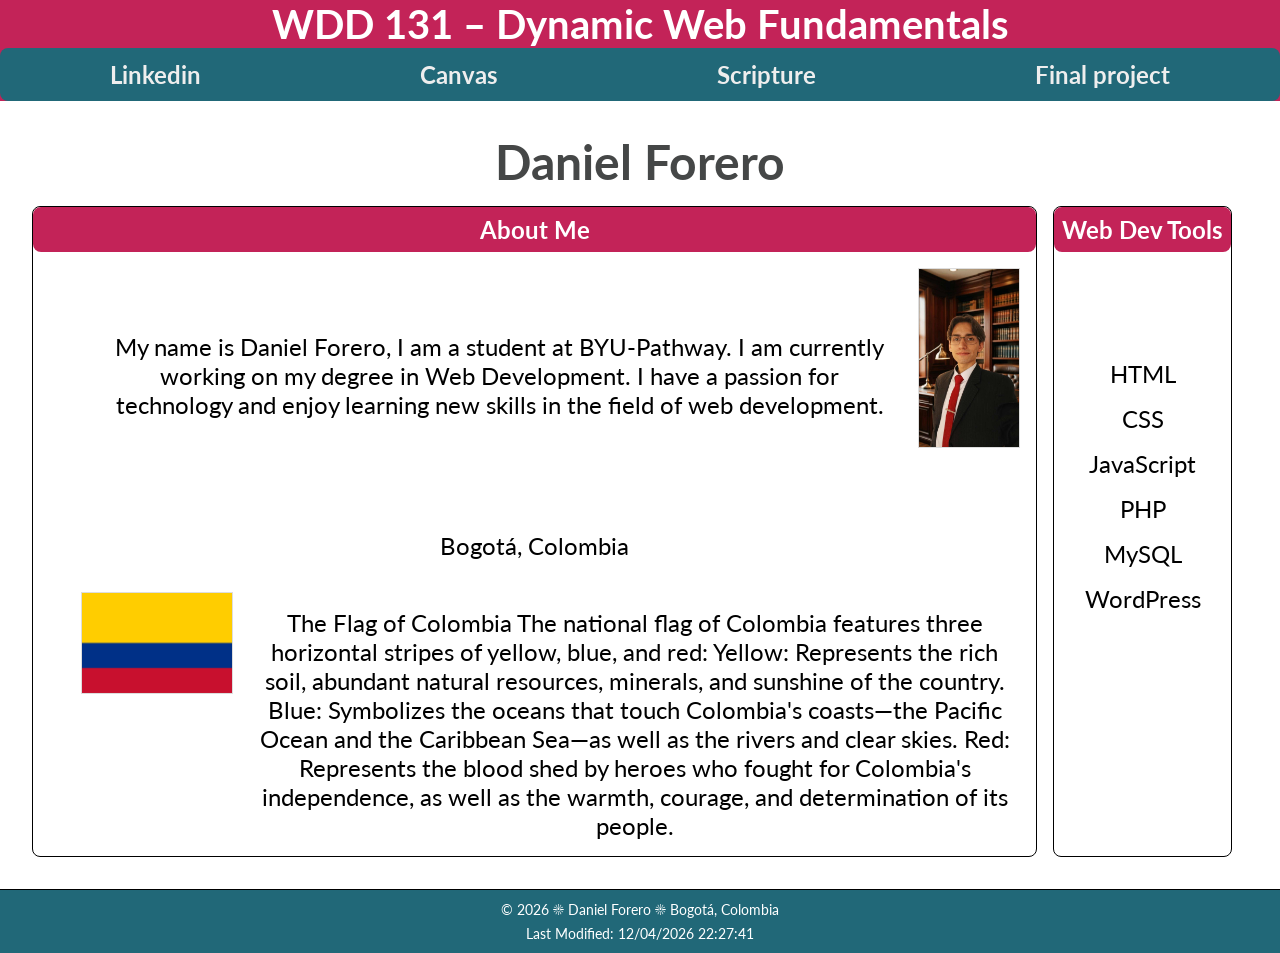
<file: index.html>
<!DOCTYPE html>
<html lang="en">
<head>
    <meta charset="UTF-8">
    <meta name="viewport" content="width=device-width, initial-scale=1.0">
    <meta name="description" content="WDD 131 – Dynamic Web Fundamentals, Daniel Forero,">
    <link rel="preconnect" href="https://fonts.googleapis.com">
    <link rel="preconnect" href="https://fonts.gstatic.com" crossorigin>
    <link href="https://fonts.googleapis.com/css2?family=Lato:ital,wght@0,100;0,300;0,400;0,700;0,900;1,100;1,300;1,400;1,700;1,900&display=swap" rel="stylesheet">
    <meta name="author" content="Daniel Forero">
    <link rel="stylesheet" href="styles/base.css">
    <script src="scripts/getdates.js" defer></script>
    <title>WDD 131 – Dynamic Web Fundamentals – Daniel Forero</title>
</head>

<body>
    <header>
        <span  id="course-title">WDD 131 – Dynamic Web Fundamentals</span>
        <nav >
            <ul class="navigation">
                <li><a href="https://www.linkedin.com/in/dmfg10">Linkedin</a></li>
                <li><a href="https://byupw.instructure.com/">Canvas</a></li>
                <li><a href="https://www.churchofjesuschrist.org/study/scriptures/bofm/2-ne/4?lang=spa&id=p26-p28#p26">Scripture</a></li>
                <li><a href="#">Final project</a></li>
            </ul>
        </nav>
        
    </header>
    <main>
        <h1>Daniel Forero</h1>
        <section class="card left">
            <h2>About Me</h2>
            <p class="description">My name is Daniel Forero, I am a student at BYU-Pathway. I am currently working on my degree in Web Development. I have a passion for technology and enjoy learning new skills in the field of web development.</p>
            <img class="profile-photo" src="images/personal_photo.jpg" alt="Daniel Forero" width="150" height="auto">
            <span>Bogotá, Colombia</span>
            <img class="flag" src="images/flag_of_colombia.png" alt="flag of Colombia">
            <p class="X">The Flag of Colombia
                The national flag of Colombia features three horizontal stripes of yellow, blue, and red:
                Yellow: Represents the rich soil, abundant natural resources, minerals, and sunshine of the country.  
                Blue: Symbolizes the oceans that touch Colombia's coasts—the Pacific Ocean and the Caribbean Sea—as well as the rivers and clear skies.
                Red: Represents the blood shed by heroes who fought for Colombia's independence, as well as the warmth, courage, and determination of its people.</p>
        </section>

        <section class="card right">
            <h2>Web Dev Tools</h2>
            <ul>
                <li>HTML</li>
                <li>CSS</li>
                <li>JavaScript</li>
                <li>PHP</li>
                <li>MySQL</li>
                <li>WordPress</li>
            </ul>
            
        </section>
    </main>

    <footer>
        <p>&copy; <span id="currentyear"></span> ☀️ Daniel Forero ☀️ Bogotá, Colombia </p>
        <p id="lastModified"> Last Modified: <span id="modifiedDate"></span></p>
    </footer>   
</body>
</html>
</file>
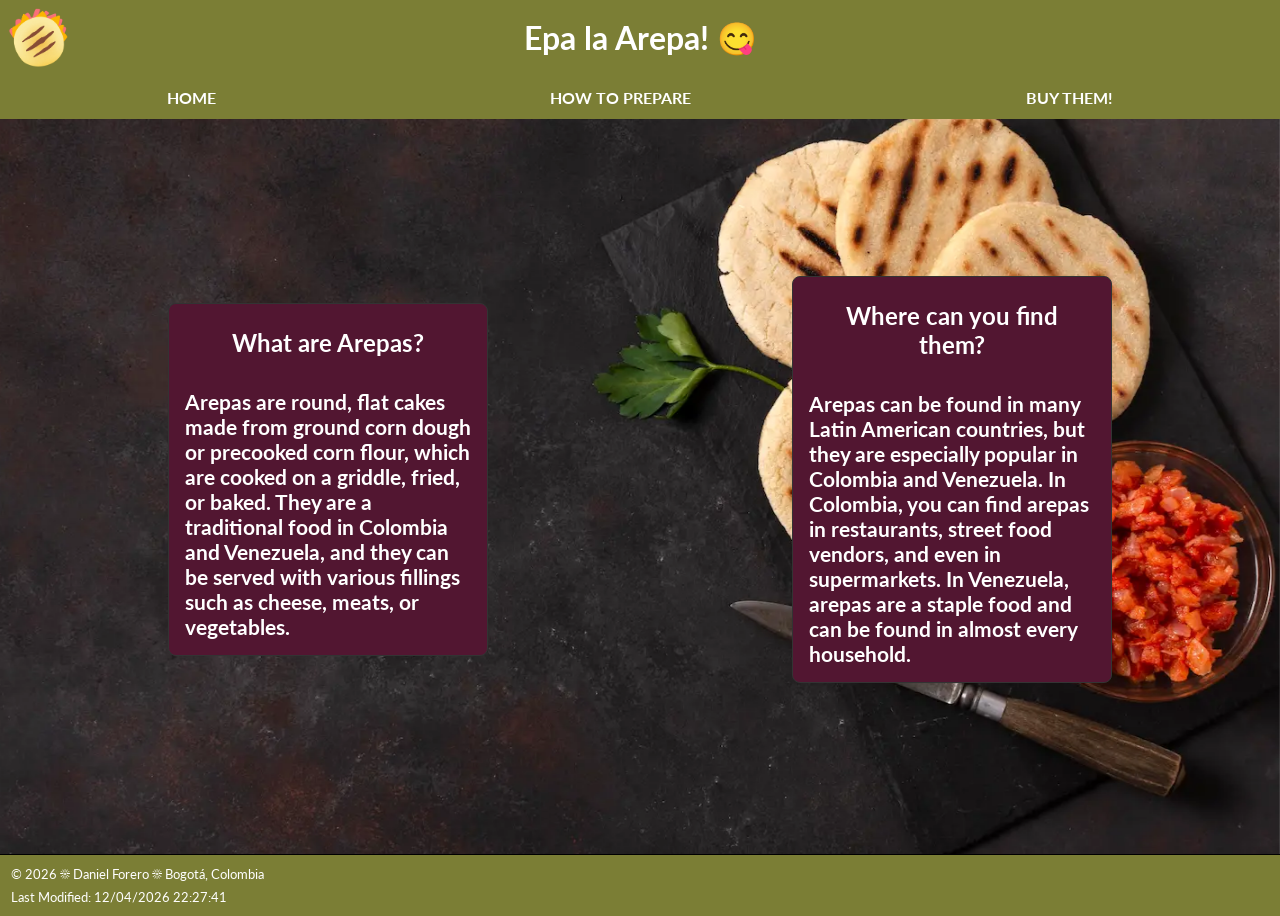
<file: project/index.html>
<!DOCTYPE html>
<html lang="en">
<head>
    <meta charset="UTF-8">
    <meta name="viewport" content="width=device-width, initial-scale=1.0">
    <meta name="description" content="A site plan for Arepas!">
    <meta name="author" content="Daniel Forero">

    <link rel="stylesheet" href="styles/principal.css">   
    <link rel="preconnect" href="https://fonts.googleapis.com">
    <link rel="preconnect" href="https://fonts.gstatic.com" crossorigin>
    <link href="https://fonts.googleapis.com/css2?family=Lato:ital,wght@0,100;0,300;0,400;0,700;0,900;1,100;1,300;1,400;1,700;1,900&display=swap" rel="stylesheet"> 
   
   
    <script src="scripts/menu.js" defer></script>
    
    <title>Epa la Arepa!</title>         <!-- This name represents a restaruant of colombian food, specificly about "Arepas" -->

</head>
<body>
     <img class="background-image" src="images/top-view-arepas.webp" alt="Arepas on a griddle"
        
    >
    <header>
        <div class="logo">
            <img src="images/arepa-logo.webp" alt="An image of a minimalist arepa">
        </div>
        <h1>Epa la Arepa! 😋</h1> 
        
        <nav>
            <button 
                type="button"
                id="menu-button"
                aria-label="Open navigation menu"
                aria-expanded="false">
                ☰
            </button>
                <ul class="navigation">
                    <li><a href="index.html">HOME</a></li>
                    <li><a href="preparation.html">HOW TO PREPARE</a></li>
                    <li><a href="order.html">BUY THEM!</a></li>
                </ul>
        </nav>
    </header>

    <main> 
    
        <section class="card info">
            <h2>What are Arepas?</h2>
            <p>Arepas are round, flat cakes made from ground corn dough or precooked corn flour, which are cooked on a griddle, fried, or baked. They are a traditional food in Colombia and Venezuela, and they can be served with various fillings such as cheese, meats, or vegetables.</p>
        </section>

        <section class="card data">
            <h2>Where can you find them?</h2>
            <p>Arepas can be found in many Latin American countries, but they are especially popular in Colombia and Venezuela. In Colombia, you can find arepas in restaurants, street food vendors, and even in supermarkets. In Venezuela, arepas are a staple food and can be found in almost every household.</p>
        </section>
    </main>


    <footer>
        <p>&copy; <span id="currentyear"></span> ☀️ Daniel Forero ☀️ Bogotá, Colombia </p>
        <p id="lastModified"> Last Modified: <span id="modifiedDate"></span></p> 
    </footer>       
    
</body>
</html>
</file>
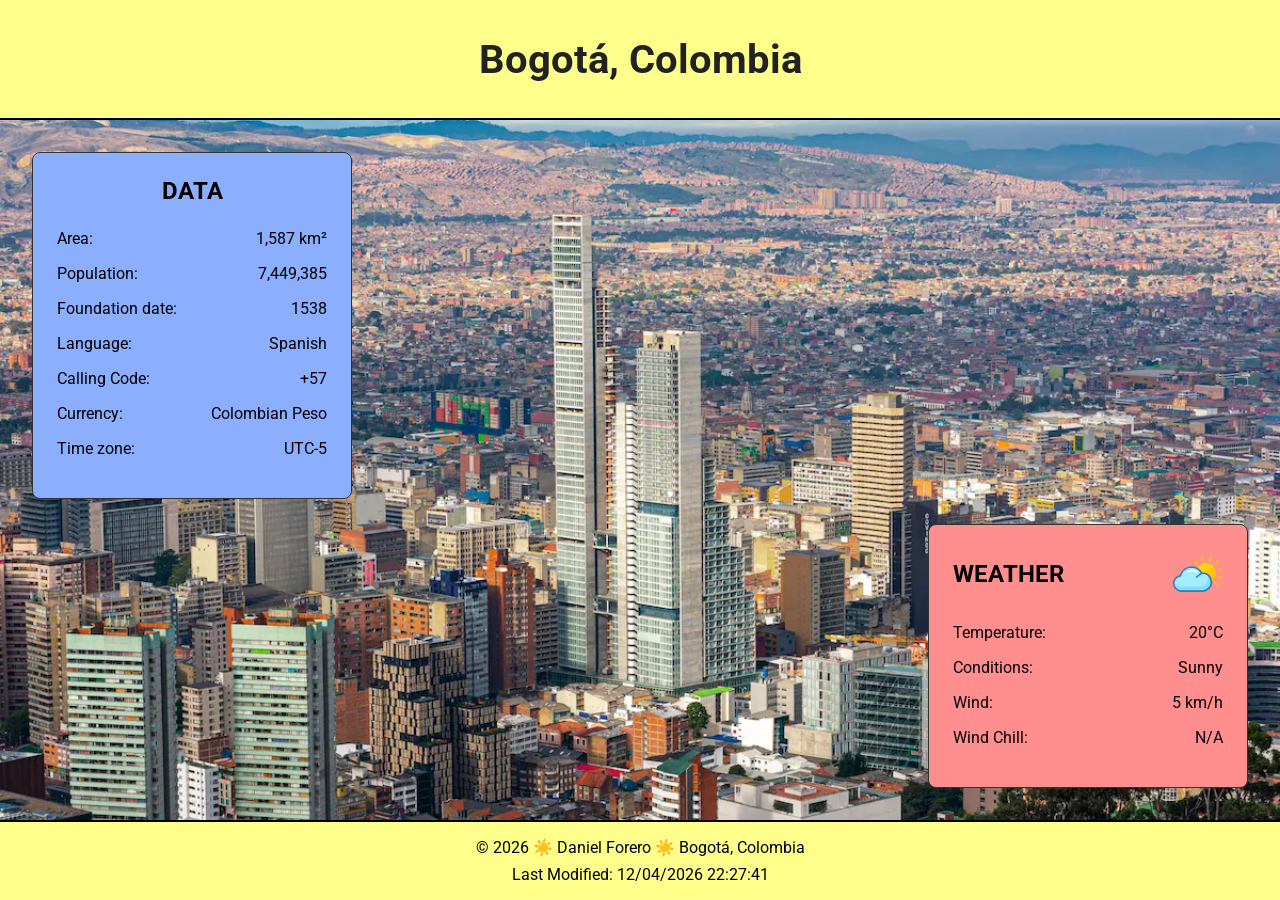
<file: place.html>
<!DOCTYPE html>
<html lang="en">
<head>
    <meta charset="UTF-8">
    <meta name="viewport" content="width=device-width, initial-scale=1.0">
    <meta name="author" content="Daniel Forero">
    <meta name="description" content="This is a page for the city where I live, Bogotá, Colombia.">
   
    <script src="scripts/place.js" defer></script>
   
    <link rel="stylesheet" href="styles/place.css">
    <link rel="preconnect" href="https://fonts.googleapis.com">
    <link rel="preconnect" href="https://fonts.gstatic.com" crossorigin>
    <link href="https://fonts.googleapis.com/css2?family=Lato:ital,wght@0,100;0,300;0,400;0,700;0,900;1,100;1,300&family=Roboto:ital,wght@0,100..900;1,100..900&display=swap" rel="stylesheet">

    <title>Bogotá</title>
</head>
<body>
    <header>
        <h1>Bogotá, Colombia</h1>
    </header>
  
<main>
    <img
        src="images/bogota-800.webp"
        srcset="
            images/bogota-400.webp 400w,
            images/bogota-800.webp 800w,
            images/bogota-1200.webp 1200w
        "
        sizes="100vw"
        alt="Panorámica de Bogotá"
        class="city-image"
    >

    <section class="card data">
        <h2>DATA</h2>
        <ul>
            <li>
                <span class="label">Area:</span>
                <span class="value">1,587 km²</span>
            </li>
            <li>
                <span class="label">Population:</span>
                <span class="value">7,449,385</span>
            </li>
            <li>
                <span class="label">Foundation date:</span>
                <span class="value">1538</span>
            </li>
            <li>
                <span class="label">Language:</span>
                <span class="value">Spanish</span>
            </li>
            <li>
                <span class="label">Calling Code:</span>
                <span class="value">+57</span>
            </li>
            <li>
                <span class="label">Currency:</span>
                <span class="value">Colombian Peso</span>
            </li>
            <li>
                <span class="label">Time zone:</span>
                <span class="value">UTC-5</span>
            </li>
        </ul>
    </section>

    <section class="card weather">
        <div class="weather-heading">
            <h2>WEATHER</h2>
            <img
                src="images/weather-icon.svg"
                alt="Weather icon"
                class="weather-icon"
            >
        </div>

        <ul>
            <li>
                <span class="label">Temperature:</span>
                <span id="temperature">20°C</span>
            </li>
            <li>
                <span class="label">Conditions:</span>
                <span class="value">Sunny</span>
            </li>
            <li>
                <span class="label">Wind:</span>
                <span id="windSpeed">5 km/h</span>
            </li>
            <li>
                <span class="label">Wind Chill:</span>
                <span id="windChill">N/A</span>
            </li>
        </ul>
    </section>
</main>


    <footer>

        <p>&copy; <span id="currentyear"></span> ☀️ Daniel Forero ☀️ Bogotá, Colombia </p>
        <p id="lastModified"> Last Modified: <span id="modifiedDate"></span></p>
    
    </footer>
</body>
</html>
</file>
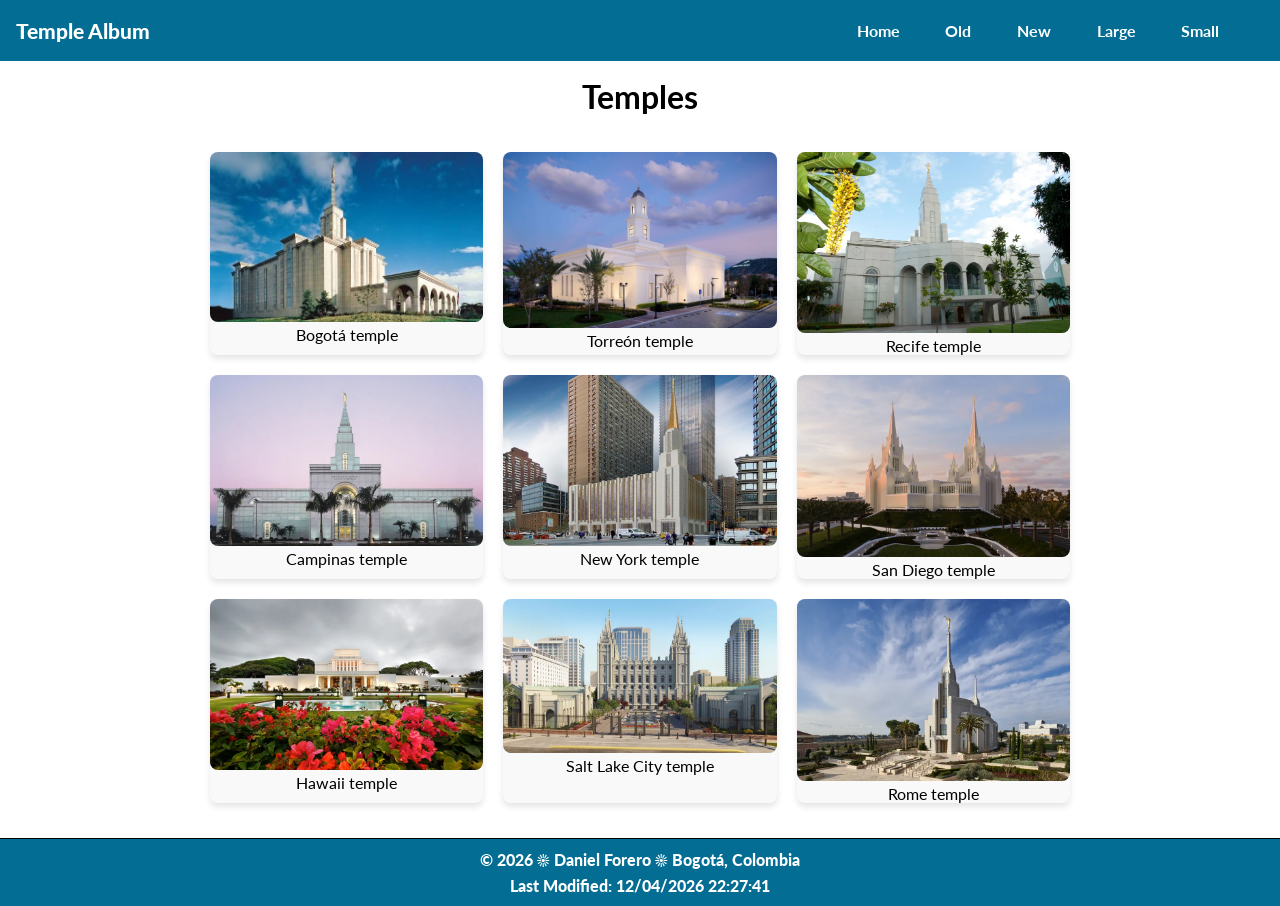
<file: temples.html>
<!DOCTYPE html>
<html lang="en">
<head>
    <meta charset="UTF-8">
    <meta name="description" content="A collection of images of various temples around the world, created by Daniel Forero.">
    <meta name="author" content="Daniel Forero">
    <meta name="viewport" content="width=device-width, initial-scale=1.0">
    <link rel="stylesheet" href="styles/temples.css">
    <link rel="stylesheet" href="styles/temples-large.css">
     <link rel="preconnect" href="https://fonts.googleapis.com">
    <link rel="preconnect" href="https://fonts.gstatic.com" crossorigin>
    <link href="https://fonts.googleapis.com/css2?family=Lato:ital,wght@0,100;0,300;0,400;0,700;0,900;1,100;1,300;1,400;1,700;1,900&display=swap" rel="stylesheet">

    <script src="scripts/temples.js" defer></script>
    <title>Temple Album</title>
</head>
<body>
   <header>
        <p>Temple Album</p>
        <nav class="navigation">
            <button 
                type="button"
                id="menu-button"
                aria-label="Open navigation menu"
                aria-expanded="false">
                ☰
            </button>
            <ul id="nav-menu">
                <li><a href="#">Home</a></li>
                <li><a href="#">Old</a></li>
                <li><a href="#">New</a></li>
                <li><a href="#">Large</a></li>
                <li><a href="#">Small</a></li>
            </ul>
        </nav>
    </header>

    <main>
        <h1>Temples</h1>

        <div class="temples-container">
        <figure>
            <img src="images/bogota-temple.jpeg" alt="Bogotá Temple">
            <figcaption>Bogotá temple</figcaption>
        </figure>

        <figure>
            <img src="images/torreon-temple.jpeg" alt="Torreón Temple">
            <figcaption>Torreón temple</figcaption> 
        </figure>

        <figure>
            <img src="images/recife-temple.jpeg" alt="Recife Temple">
            <figcaption>Recife temple</figcaption> 
        </figure>

        <figure>
            <img src="images/campinas-temple.jpeg" alt="Campinas Temple">
            <figcaption>Campinas temple</figcaption> 
        </figure>

        <figure>
            <img src="images/new-york-temple.jpg" alt="New York Temple">
            <figcaption>New York temple</figcaption> 
        </figure>

        <figure>
            <img src="images/san-diego-temple.jpeg" alt="San Diego Temple">
            <figcaption>San Diego temple</figcaption> 
        </figure>

        <figure>
            <img src="images/hawaii-temple.jpeg" alt="Hawaii Temple">
            <figcaption>Hawaii temple</figcaption> 
        </figure>

        <figure>
            <img src="images/salt-lake-temple.jpeg" alt="Salt Lake City Temple">
            <figcaption>Salt Lake City temple</figcaption> 
        </figure>

        <figure>
            <img src="images/rome-temple.jpeg" alt="Rome Temple">
            <figcaption>Rome temple</figcaption> 
        </figure>
        </div>

        
    </main>

    <footer>

            <p>&copy; <span id="currentyear"></span> ☀️ Daniel Forero ☀️ Bogotá, Colombia </p>
            <p id="lastModified"> Last Modified: <span id="modifiedDate"></span></p>
        
    </footer>


    
</body>
</html>
</file>
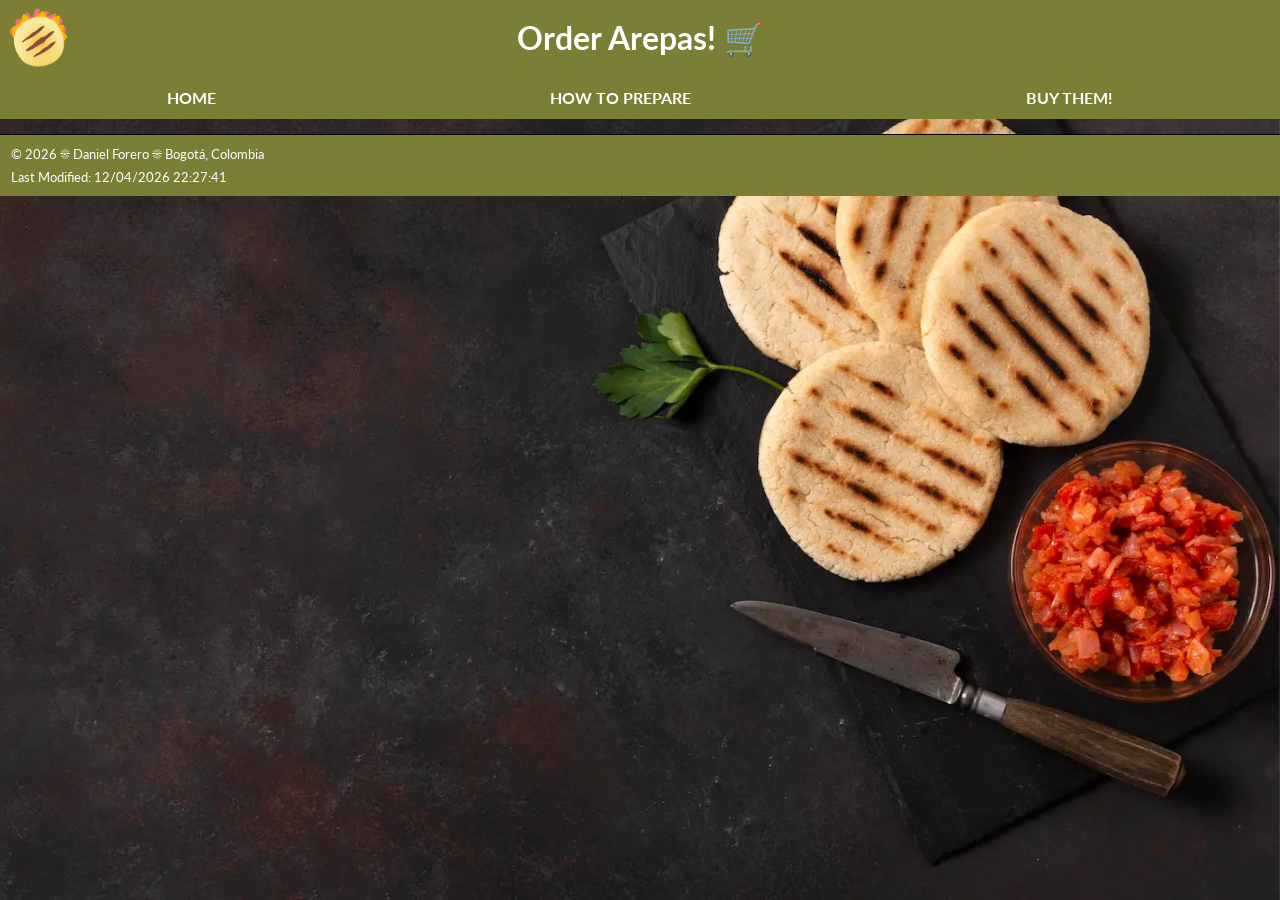
<file: project/order.html>
<!DOCTYPE html>
<html lang="en">
<head>
    <meta charset="UTF-8">
    <meta name="viewport" content="width=device-width, initial-scale=1.0">
    <meta name="description" content="A site plan for Arepas!">
    <meta name="author" content="Daniel Forero">

    <link rel="stylesheet" href="styles/principal.css">   
    <link rel="preconnect" href="https://fonts.googleapis.com">
    <link rel="preconnect" href="https://fonts.gstatic.com" crossorigin>
    <link href="https://fonts.googleapis.com/css2?family=Lato:ital,wght@0,100;0,300;0,400;0,700;0,900;1,100;1,300;1,400;1,700;1,900&display=swap" rel="stylesheet"> 
   
   
    <script src="scripts/menu.js" defer></script>


    <title>Arepas!</title>
</head>

<body>
    
    <img class="background-image" src="images/top-view-arepas.webp" alt="Arepas on a griddle">
    
    <header>
        <div class="logo">
            <img src="images/arepa-logo.webp" alt="An image of a minimalist arepa">
        </div>
        <h1>Order Arepas! 🛒</h1>
         <nav>
            <button 
                type="button"
                id="menu-button"
                aria-label="Open navigation menu"
                aria-expanded="false">
                ☰
            </button>
                <ul class="navigation">
                    <li><a href="index.html">HOME</a></li>
                    <li><a href="preparation.html">HOW TO PREPARE</a></li>
                    <li><a href="order.html">BUY THEM!</a></li>
                </ul>
        </nav>
    </header>


     <footer>
        <p>&copy; <span id="currentyear"></span> ☀️ Daniel Forero ☀️ Bogotá, Colombia </p>
        <p id="lastModified"> Last Modified: <span id="modifiedDate"></span></p> 
    </footer>       
    
</body>
</file>
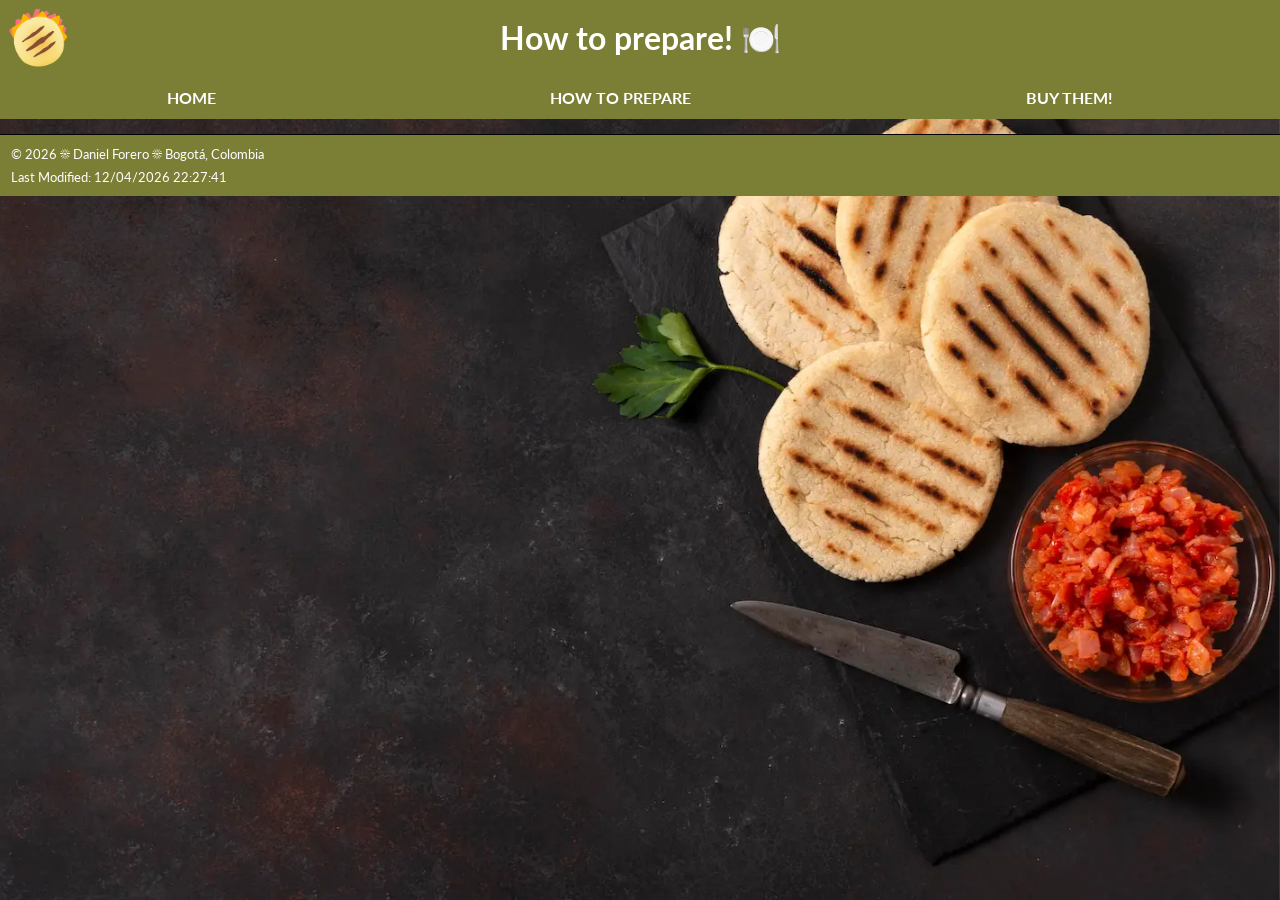
<file: project/preparation.html>
<!DOCTYPE html>
<html lang="en">
<head>
    <meta charset="UTF-8">
    <meta name="viewport" content="width=device-width, initial-scale=1.0">
    <meta name="description" content="A site plan for Arepas!">
    <meta name="author" content="Daniel Forero">

    <link rel="stylesheet" href="styles/principal.css">   
    <link rel="preconnect" href="https://fonts.googleapis.com">
    <link rel="preconnect" href="https://fonts.gstatic.com" crossorigin>
    <link href="https://fonts.googleapis.com/css2?family=Lato:ital,wght@0,100;0,300;0,400;0,700;0,900;1,100;1,300;1,400;1,700;1,900&display=swap" rel="stylesheet"> 
   
   
    <script src="scripts/menu.js" defer></script>


    <title>Arepas!</title>
</head>

<body>
    
    <img class="background-image" src="images/top-view-arepas.webp" alt="Arepas on a griddle">
   
    <header>
        <div class="logo">
            <img src="images/arepa-logo.webp" alt="An image of a minimalist arepa">
        </div>
        <h1>How to prepare! 🍽️</h1>
         <nav>
            <button 
                type="button"
                id="menu-button"
                aria-label="Open navigation menu"
                aria-expanded="false">
                ☰
            </button>
                <ul class="navigation">
                    <li><a href="index.html">HOME</a></li>
                    <li><a href="preparation.html">HOW TO PREPARE</a></li>
                    <li><a href="order.html">BUY THEM!</a></li>
                </ul>
        </nav>
    </header>


     <footer>
        <p>&copy; <span id="currentyear"></span> ☀️ Daniel Forero ☀️ Bogotá, Colombia </p>
        <p id="lastModified"> Last Modified: <span id="modifiedDate"></span></p> 
    </footer>       
    
</body>
</file>
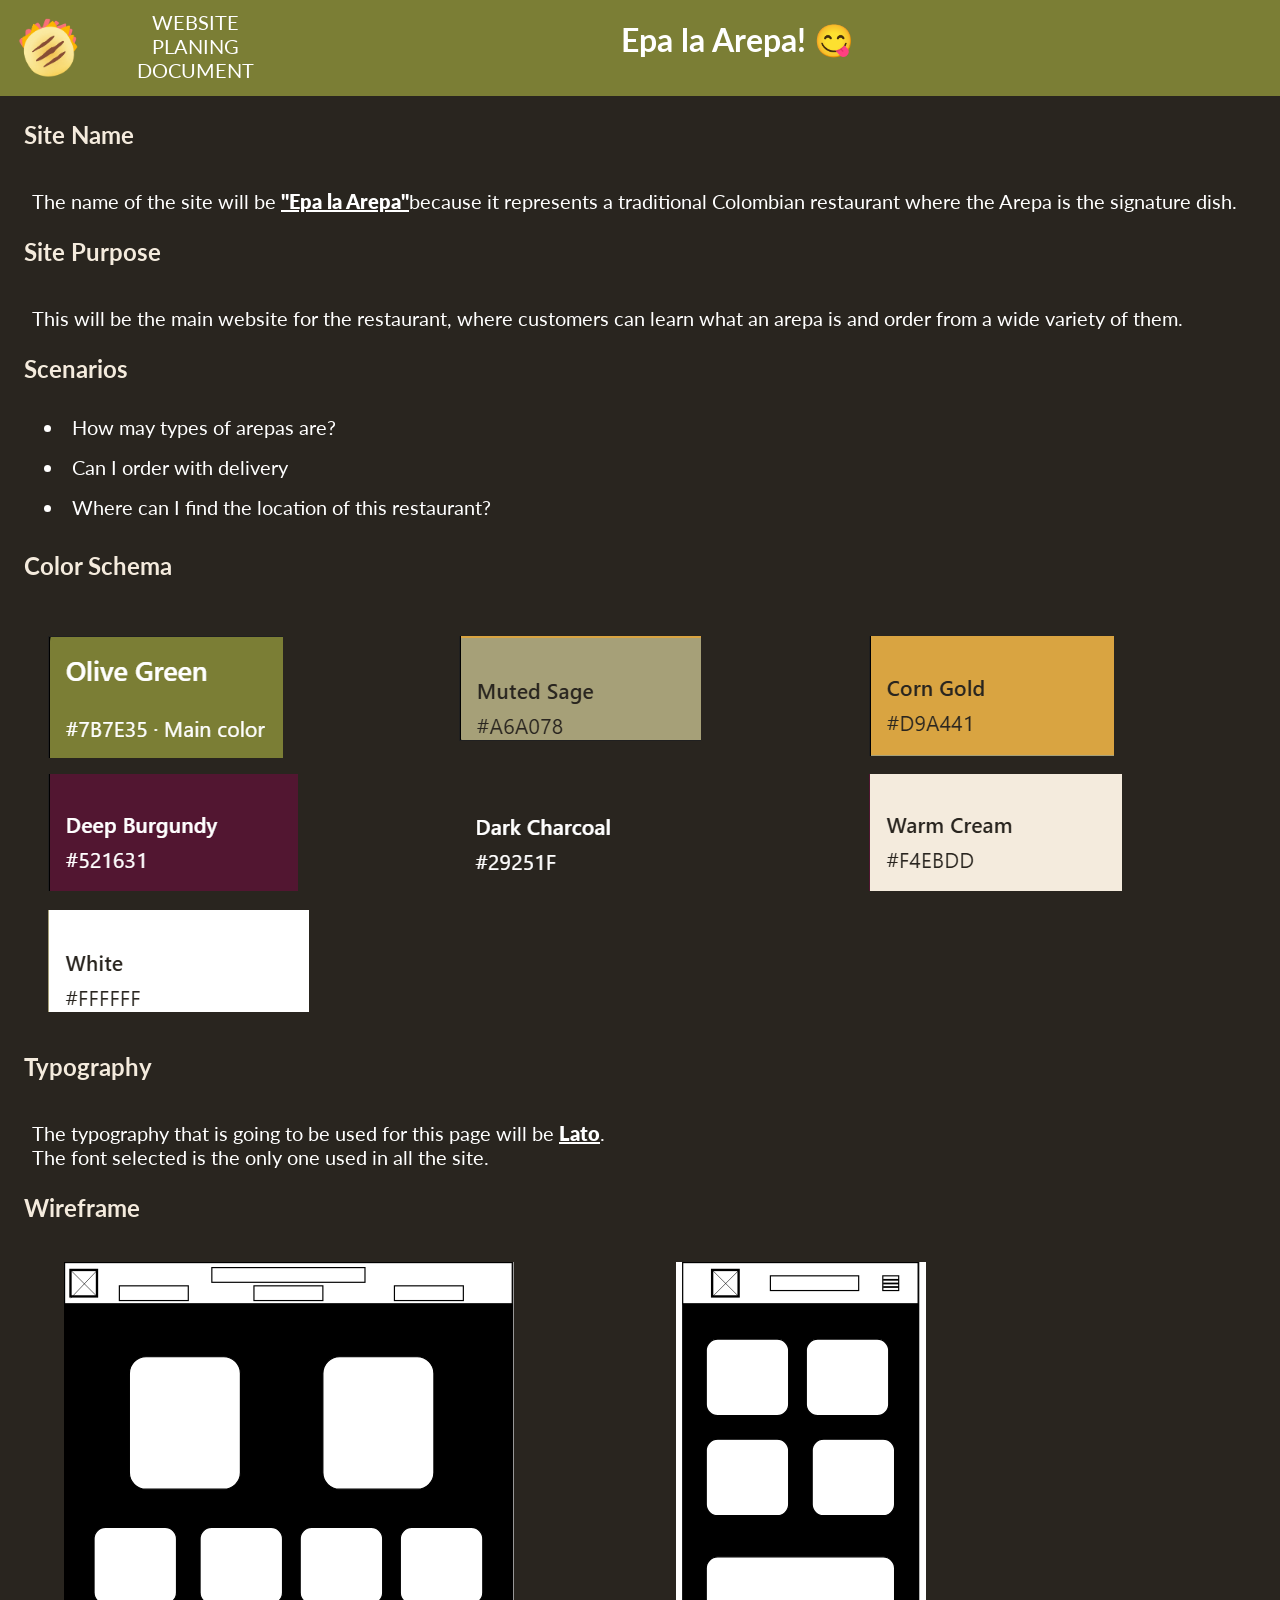
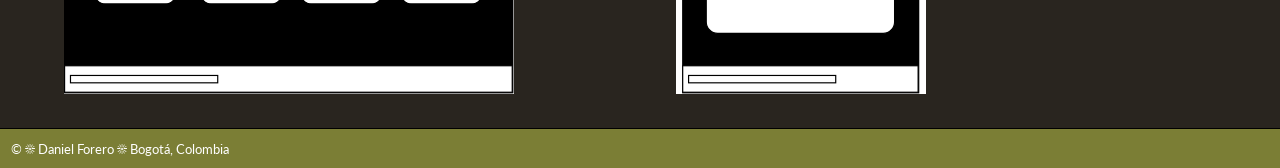
<file: project/siteplan.html>
<!DOCTYPE html>
<html lang="en">

<head>
    <meta charset="UTF-8">
    <meta name="viewport" content="width=device-width, initial-scale=1.0">
    <meta name="description" content="A site plan for an Arepas restaurant, where the costumer can learn what an arepa is and make an order">
    <meta name="author" content="Daniel Forero">

    <link rel="stylesheet" href="styles/siteplan.css">


    <link rel="preconnect" href="https://fonts.googleapis.com">
    <link rel="preconnect" href="https://fonts.gstatic.com" crossorigin>
    <link href="https://fonts.googleapis.com/css2?family=Lato:ital,wght@0,100;0,300;0,400;0,700;0,900;1,100;1,300;1,400;1,700;1,900&display=swap" rel="stylesheet">



    <title>Epa la Arepa!</title>

</head>

<body>
    <header>

        <div class="logo">
            <img src="images/arepa-logo.webp" alt="An image of a minimalist arepa">
        </div>

        <span>WEBSITE PLANING DOCUMENT</span>

        <h1>Epa la Arepa! 😋</h1>

    </header>

    <main>

        <h2>Site Name</h2>
        <p>
            The name of the site will be <span>"Epa la Arepa"</span>because it represents a traditional Colombian
            restaurant where the Arepa is the signature dish.
        </p>

        <h2>Site Purpose</h2>
        <p>
            This will be the main website for the restaurant, where customers can learn what an arepa is and order from
            a wide variety of them.
        </p>

        <h2>Scenarios</h2>
        <div class="list">
            <ul>
                <li>How may types of arepas are?</li>
                <li>Can I order with delivery</li>
                <li>Where can I find the location of this restaurant?</li>
            </ul>
        </div>


        <h2>Color Schema</h2>

        <div class="card">

            <img src="images/main-color.png" alt="image of the color used">

            <img src="images/color-5.png" alt="image of the color used">

            <img src="images/color-2.png" alt="image of the color used">

            <img src="images/color-1.png" alt="image of the color used">

            <img src="images/color-4.png" alt="image of the color used">

            <img src="images/color-3.png" alt="image of the color used">

            <img src="images/color-6.png" alt="image of the color used">
        </div>

        <h2>Typography</h2>
        <p>The typography that is going to be used for this page will be <span>Lato</span>. <br>
        The font selected is the only one used in all the site.
        </p>

        <h2>Wireframe</h2>
        <div class="wireframe">
            <div class="web">
              <img src="images/wireframe.svg" alt="A photo of the basic position of all the elements on the website prject `Arepas`">
            </div>
            <div class="mobile">
                 <img src="images/wireframe-mobile.svg" alt="A photo of the basic position of all the elements on the website prject `Arepas` in a mobile">
            </div>
        </div>


    </main>


    <footer>
        <p>&copy;  ☀️ Daniel Forero ☀️ Bogotá, Colombia </p>
    </footer>       
    
</body>

</html>
</file>
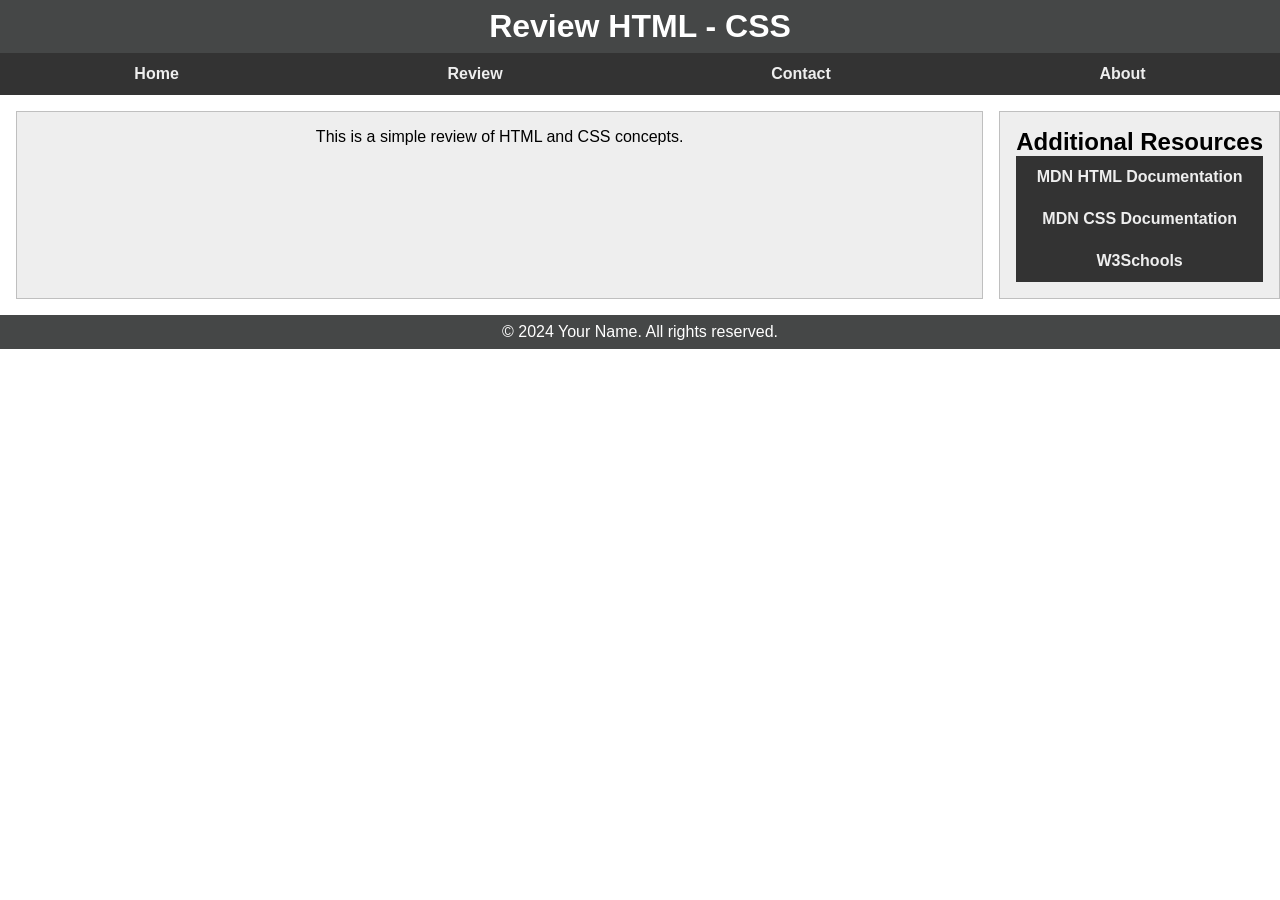
<file: week1/review.html>
<!DOCTYPE html>
<html lang="en">
<head>
    <meta charset="UTF-8">
    <meta name="viewport" content="width=device-width, initial-scale=1.0">
    <link rel="stylesheet" href="review.css">
    <title>Review HTML - CSS</title>
</head>
<body>
   
    
         <header>
            <h1>Review HTML - CSS</h1>
            </header>
        <nav>
            <ul class="navigation">
                <li><a href="index.html">Home</a></li>
                <li><a href="review.html">Review</a></li>
                <li><a href="contact.html">Contact</a></li>
                <li><a href="about.html">About</a></li>
            </ul>
        </nav>
    

    <main>
        <p>This is a simple review of HTML and CSS concepts.</p>
        
    </main>
    <aside>
        <h2>Additional Resources</h2>
        <ul class="sources">
            <li><a href="https://developer.mozilla.org/en-US/docs/Web/HTML">MDN HTML Documentation</a></li>
            <li><a href="https://developer.mozilla.org/en-US/docs/Web/CSS">MDN CSS Documentation</a></li>
            <li><a href="https://www.w3schools.com/">W3Schools</a></li>
        </ul>
    </aside>
    <footer>
        <p>&copy; 2024 Your Name. All rights reserved.</p>  
    </footer>
</body>
</html>
</file>
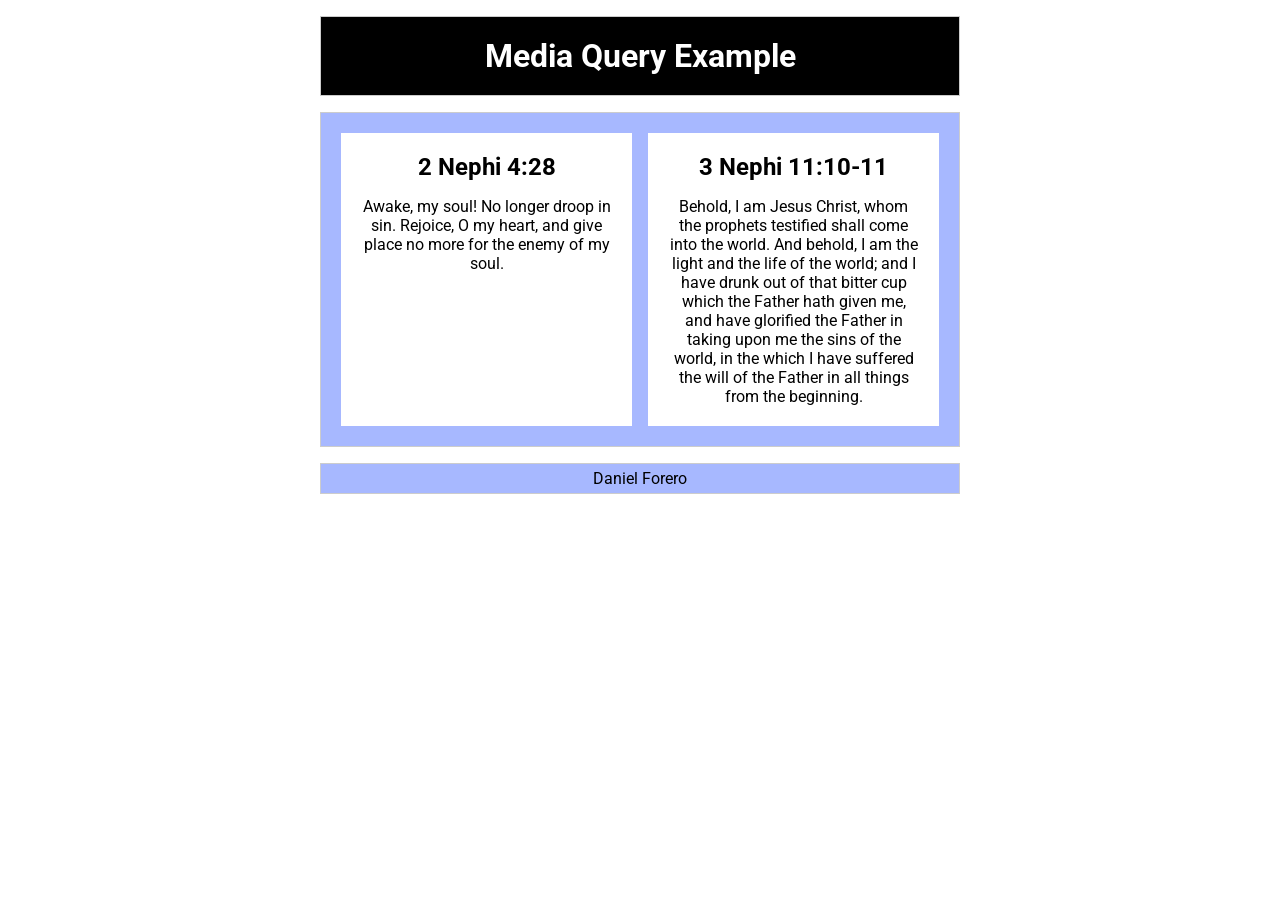
<file: week2/media-query.html>
<!DOCTYPE html>
<html lang="en">
<head>

    <meta charset="UTF-8">
    <meta name="viewport" content="width=device-width, initial-scale=1.0">
    <meta name="description" content="media query, CSS, double CSS, Daniel Forero,">
    <meta name="author" content="Daniel Forero">

    <link rel="preconnect" href="https://fonts.googleapis.com">
    <link rel="preconnect" href="https://fonts.gstatic.com" crossorigin>
    <link href="https://fonts.googleapis.com/css2?family=Lato:ital,wght@0,100;0,300;0,400;0,700;0,900;1,100;1,300;1,400&family=Roboto:ital,wght@0,100..900;1,100..900&display=swap" rel="stylesheet">
    <link rel="stylesheet" href="styles/media-query.css">
    <link rel="stylesheet" href="styles/media-query-large.css">


    <title>MEDIA QUERY EXAMPLE</title>
    
</head>
<body>
    
    <header>
        <h1>Media Query Example</h1>
    </header>

    <main>
        <section>
            <h2>2 Nephi 4:28</h2>
            <p>Awake, my soul! No longer droop in sin. Rejoice, O my heart, and give place no more for the enemy of my soul.</p>
        </section>

        <section>
            <h2>3 Nephi 11:10-11</h2>
            <p>Behold, I am Jesus Christ, whom the prophets testified shall come into the world. And behold, I am the light and the life of the world; and I have drunk out of that bitter cup which the Father hath given me, and have glorified the Father in taking upon me the sins of the world, in the which I have suffered the will of the Father in all things from the beginning.</p>
        </section>
    </main>

    <footer>
        <p> Daniel Forero </p>
    </footer>
    
</body>
</html>
</file>
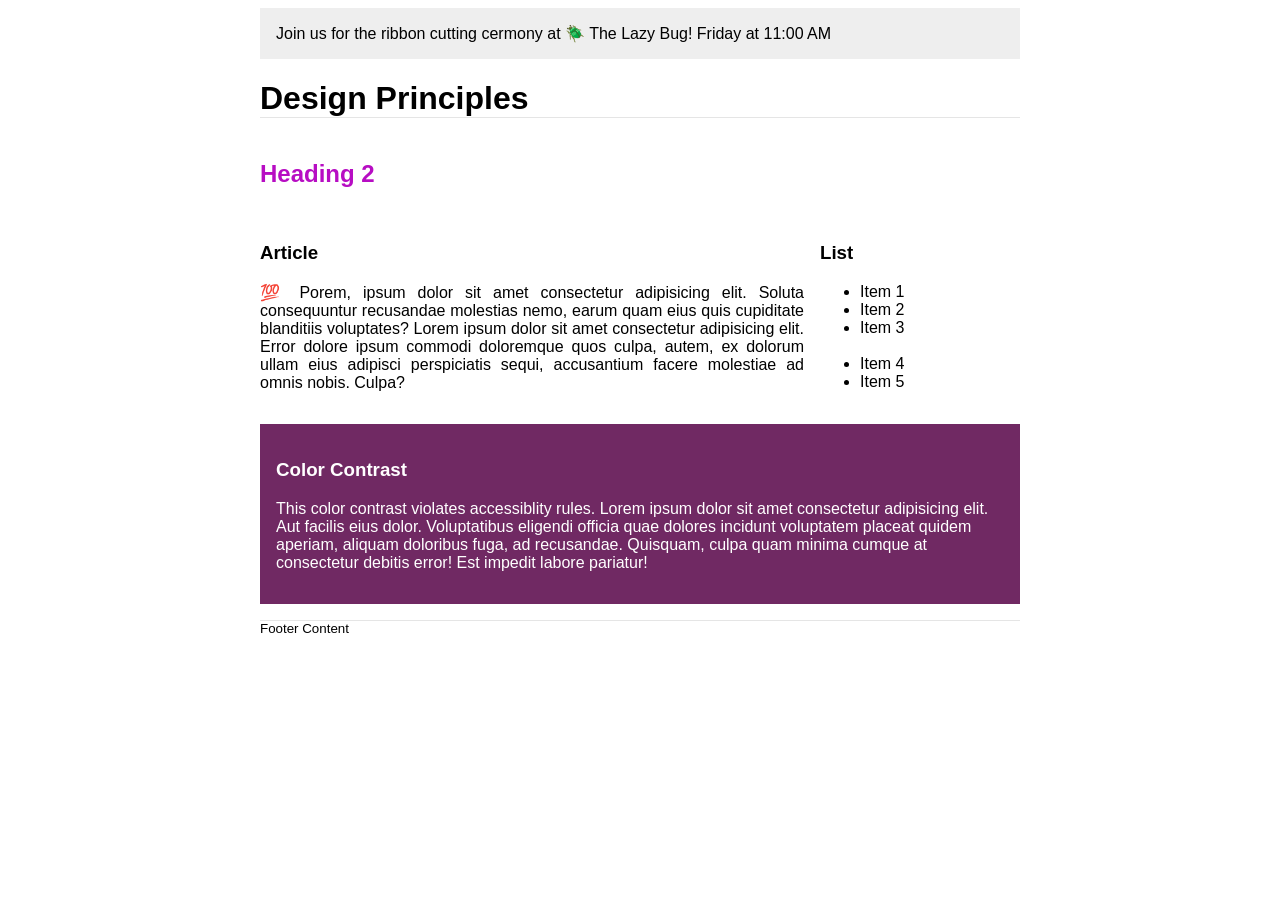
<file: week3/design.html>
<!DOCTYPE html>
<html lang="en">
<head>
    <link rel="stylesheet" href="styles/design.css">
    <meta charset="UTF-8"><!DOCTYPE html>   
    <meta name="viewport" content="width=device-width, initial-scale=1.0">
   
    <title>Document</title>
</head>
<body>
    <header>
	<div class="banner">Join us for the ribbon cutting cermony at 🪲 The Lazy Bug! Friday at 11:00 AM</div>
	<h1>Design Principles</h1>
</header>
<main>
	<h2>Heading 2</h2>
	<section>
		<h3>Article</h3>
		<article>
			<p>💯 Porem, ipsum dolor sit amet consectetur adipisicing elit. Soluta consequuntur recusandae molestias nemo, earum quam eius quis cupiditate blanditiis voluptates? Lorem ipsum dolor sit amet consectetur adipisicing elit. Error dolore ipsum commodi doloremque quos culpa, autem, ex dolorum ullam eius adipisci perspiciatis sequi, accusantium facere molestiae ad omnis nobis. Culpa?</p>
		</article>
	</section>
	<section>
		<h3>List</h3>
		<ul>
			<li>Item 1</li>
			<li>Item 2</li>
			<li>Item 3<br><br></li>
			<li>Item 4</li>
			<li>Item 5</li>
		</ul>
	</section>
	<div class="callout">
		<h3>Color Contrast</h3>
		<p>This color contrast violates accessiblity rules. Lorem ipsum dolor sit amet consectetur adipisicing elit. Aut facilis eius dolor. Voluptatibus eligendi officia quae dolores incidunt voluptatem placeat quidem aperiam, aliquam doloribus fuga, ad recusandae. Quisquam, culpa quam minima cumque at consectetur debitis error! Est impedit labore pariatur!</p>
	</div>
</main>
<footer>
	Footer Content
</footer>
</body>
</html>
</file>
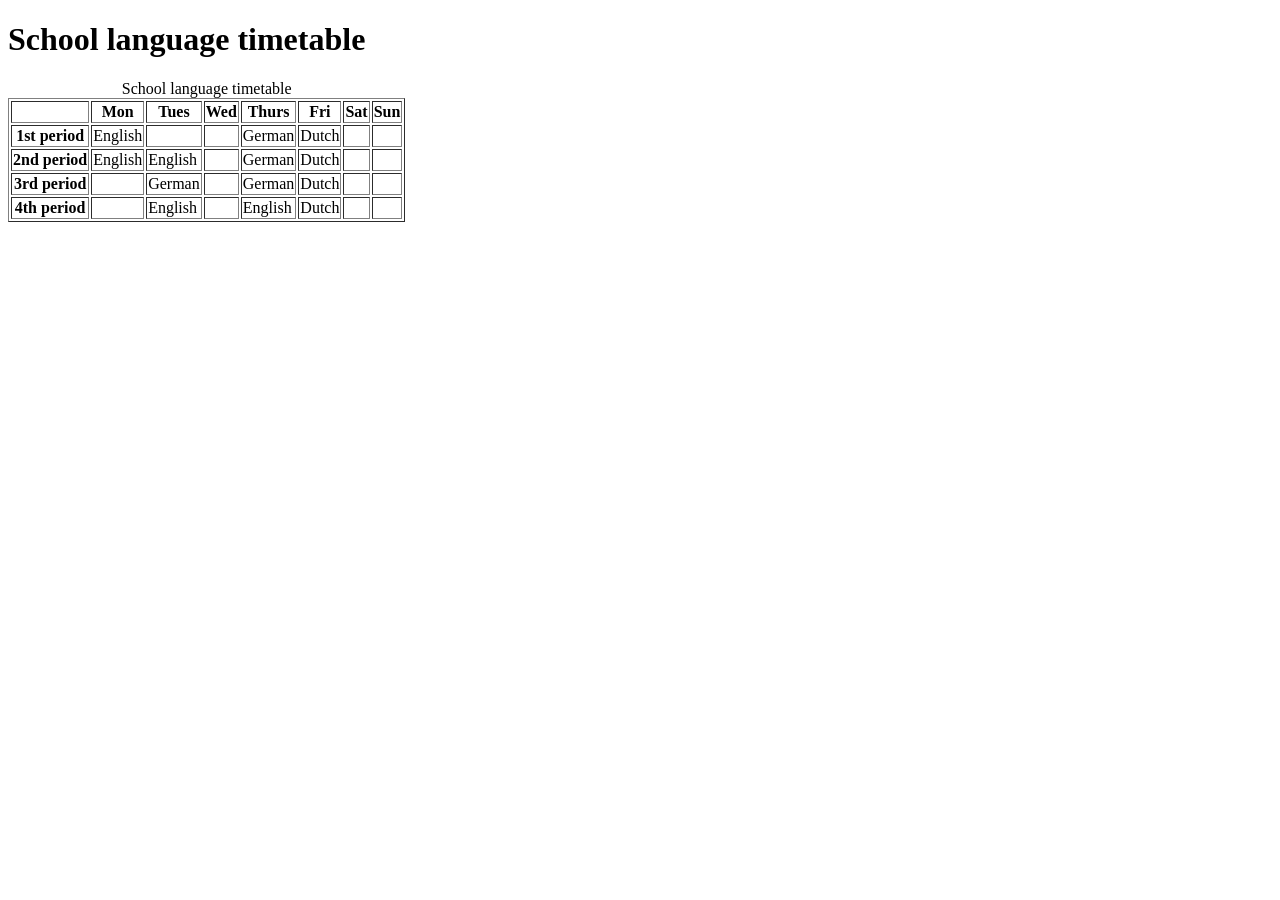
<file: week4/table-practice.html>
<!DOCTYPE html>
<html lang="en">
<head>
    <meta charset="UTF-8">
    <meta name="viewport" content="width=device-width, initial-scale=1.0">
    <title>Document</title>
</head>
<body>
    <h1>School language timetable</h1>

<table border ="1">
    <caption>School language timetable</caption>
  <colgroup>
    <col span="2" />
    <col class="column-background" />
    <col class="column-fixed-width" />
    <col class="column-background" />
    <col class="column-background-border" />
    <col span="2" class="column-fixed-width" />
  </colgroup>
  <tr>
    <td>&nbsp;</td>
    <th>Mon</th>
    <th>Tues</th>
    <th>Wed</th>
    <th>Thurs</th>
    <th>Fri</th>
    <th>Sat</th>
    <th>Sun</th>
  </tr>
  <tr>
    <th>1st period</th>
    <td>English</td>
    <td>&nbsp;</td>
    <td>&nbsp;</td>
    <td>German</td>
    <td>Dutch</td>
    <td>&nbsp;</td>
    <td>&nbsp;</td>
  </tr>
  <tr>
    <th>2nd period</th>
    <td>English</td>
    <td>English</td>
    <td>&nbsp;</td>
    <td>German</td>
    <td>Dutch</td>
    <td>&nbsp;</td>
    <td>&nbsp;</td>
  </tr>
  <tr>
    <th>3rd period</th>
    <td>&nbsp;</td>
    <td>German</td>
    <td>&nbsp;</td>
    <td>German</td>
    <td>Dutch</td>
    <td>&nbsp;</td>
    <td>&nbsp;</td>
  </tr>
  <tr>
    <th>4th period</th>
    <td>&nbsp;</td>
    <td>English</td>
    <td>&nbsp;</td>
    <td>English</td>
    <td>Dutch</td>
    <td>&nbsp;</td>
    <td>&nbsp;</td>
  </tr>
</table>
    
</body>
</html>
</file>
<file: styles/base.css>
*{margin: 0; padding: 0}
:root{
	--main-color: rgb(195, 35, 88);
	--secondary-color: rgb(33, 104, 120);
	--border-radius: 8px;
}

body {
	  font-family: "Lato", sans-serif;
	  font-size: 1.5rem;
}

header {
	text-align: center;
	background-color:var(--main-color);
	
	color: #fff;
    grid-column: 1 / 4;
}

#course-title{
    font-size: 2.5rem;
    font-weight: 700;
	margin: 0.5rem 0;
} 

/*--------NAV---------*/

nav {
	width: 100%;
	
    grid-column: 1 / -1;
}
.navigation {
	list-style: none;
	display: flex;
	flex-wrap: wrap;
	background-color:var(--secondary-color);
	align-items: center;
	border-radius: var(--border-radius);
	
}
.navigation li {
	flex: 1 1 auto; 
}
.navigation a {
	font-weight: 700;
	display: block;
	color: #eee;
	padding: 0.75rem;
	text-decoration: none;
	text-align: center;
}

.navigation a:hover {
	text-decoration: underline;
	text-decoration-color: rgb(245, 238, 34);
}

/*--------MAIN---------*/

main{
	margin: 1rem;
	
	padding: 1rem;
	background-color: #ffffff;	
	display: grid;
	grid-template: auto 1fr 400 / auto 1fr 300px;
	gap: 1rem;
	
}
main h1{
	text-align: center;
	font-size: 3rem;
	grid-column: 1 / 4;
	color: rgb(69, 71, 71);
	
}

/*--------CARD---------*/
.card{
	border: 1px solid black;
	color: black;
	text-align: center;
	border-radius: var(--border-radius);
	

}

.card.left h2 {
	background-color: var(--main-color);
	text-align: center;
	font-size: 1.5rem;
	color: rgb(255, 255, 255);
	border-radius: var(--border-radius);
	padding: 0.5rem;
	grid-column: 1 / 4;
}

.card.left {
	grid-column: 1 / 2;
	display: grid;
	
}
.card.left p {
	padding:5rem 2rem 5rem 5rem;
	grid-column: 1 / 3;	
}

.card.left span {
	padding: 2rem;
	grid-column: 1 / 4;
	
}
.card.left .profile-photo {
    width: 150px;           
    max-width: 100px; 
	margin: 1rem 1rem 0 0 ;  
	    
    height: auto;
    border: 1px solid #ddd;
    grid-column: 3 / 4;    
}
	
.card.left .flag{
	 width: 150px; 
	 height: auto;
	margin: 
	0 0 3rem 3rem; 
    border: 1px solid #ddd;
    grid-column: 1 / 2;

}

.card.left .X{
	text-align: center;
	padding: 1rem;
	grid-column: 2/ 4;	
}


.card.right {
	display: flex;
    flex-direction: column;
    align-items: stretch;
    border: 1px solid black;
    border-radius: var(--border-radius);
}
	
	

.card.right h2 {
	background-color: var(--main-color);
	text-align: center;
	font-size: 1.5rem;
	color: rgb(255, 255, 255);
	border-radius: var(--border-radius);
	padding: 0.5rem;
	grid-column: 1 / 2;
}


.card.right ul{
	list-style: none;

	padding: 6.2rem 0.5rem;
	margin:0;

}
.card.right li{
	padding: 0.5rem;
margin:0;
}


/*--------FOOTER---------*/

footer {
   background-color: var(--secondary-color);
   display: flex;
   flex-direction: column;
    align-items: center;
	justify-content: center;
    padding: 0.5rem;
    border-top: 1px solid black;
    margin-top: 15px;
	
}
footer p {
	
    margin: 0.2rem;
    font-size: 0.9rem;
    color: white;
}
</file>
<file: project/styles/principal.css>
/* -------- GENERAL -------- */

/* ---------- GLOBAL SETTINGS ---------- */

* {
    margin: 0;
    padding: 0;
    box-sizing: border-box;
}

:root {
    --main-color: #7B7E35;
    --secondary-color: #521631;

    --accent-color: #D9A441;
    --sage-color: #A6A078;

    --background-color: #29251F;
    --card-background: #521631;

    --primary-text-color: #FFFFFF;
    --secondary-text-color: #F4EBDD;
    --border-radius: 8px;
    --font-family: "Lato", sans-serif;
}

html,
body {
    min-height: 100%;
}


body {
    font-family: var(--font-family);
    font-size: 1rem;
}

.background-image {
    position: fixed;
    top: 0;
    left: 0;

    width: 100%;
    height: 100%;

    object-fit: cover;
    object-position: center;

    z-index: -1;
}

/* ---------- HEADER ---------- */

header {
    text-align: center;
    background-color: var(--main-color);
    color: var(--primary-text-color);

    display: grid;
    grid-template-columns: 60px 1fr 60px;
    grid-template-areas:
        "logo title empty"
        "nav nav nav";

    align-items: center;
}

/* Logo */

.logo {
    grid-area: logo;
    justify-self: start;
}

.logo img {
    display: block;
    width: 60px;
    height: 60px;
    margin: 0.5rem;
}

/* Main heading */

h1 {
    grid-area: title;
    font-weight: 700;
    margin: 0.5rem;
    text-align: center;
    padding: 0.5rem;
}



/* ---------- NAVIGATION ---------- */
/* Navigation */


header nav {
    grid-area: nav;
}

nav {
    width: 100%;
    background-color: var(--main-color);

}

#menu-button {
    display: none;
}

.navigation {
    list-style: none;
    display: flex;
    flex-wrap: wrap;
    background-color: var(--main-color);
    align-items: center;
}

.navigation li {
    flex: 1 1 auto;
}

.navigation li:hover {
    background-color: var(--accent-color);
   
}

.navigation a {
    font-weight: 700;
    display: block;
    color: var(--primary-text-color);
    padding: 0.75rem;
    text-decoration: none;
    text-align: center;
}

.navigation a:hover {
    text-decoration: underline;
    text-decoration-thickness: 2px;
     color: var(--background-color) ;
}
/* ---------- MAIN ---------- */

main {
    width: 100%;
    min-height: 80vh;
    display: grid;
    grid-template-columns: 1fr 1fr;
    align-items: start;
    padding: 2rem;
    gap: 2rem;
}

/* ---------- CARDS ---------- */

.card {
    background-color: var(--secondary-color);
    color: var(--primary-text-color);
    position: relative;
    z-index: 1;

    width: 320px;
    max-width: 100%;
    height: fit-content;

    padding: 1rem;
    border: 1px solid #333;
    border-radius: var(--border-radius);
}

/* Left card */

.card.info {
    justify-self: center;
    align-self: center;
    background-color: var(--secondary-color);
}

/* Right card */

.card.data {
    justify-self: center;
    align-self: center;
    background-color: var(--secondary-color);
}

/* Card headings */

.card h2 {
    padding: 0.5rem;
    background-color: var(--text-header-color);
    text-align: center;
    margin-bottom: 1.5rem;
    font-size: 1.5rem;
    border-radius: var(--border-radius);
}

/* Card paragraphs */

.card p {
    font-weight: 700;
    font-size: 1.3rem;
    overflow-wrap: break-word;
}

/* ---------- FOOTER ---------- */

footer {
    background-color: var(--main-color);
    display: flex;
    flex-direction: column;
    justify-content: center;
    padding: 0.5rem;
    border-top: 1px solid black;
    margin-top: 15px;
}

footer p {
    margin: 0.2rem;
    font-size: 0.8rem;
    color: var(--primary-text-color);
}


/* ---------- MOBILE DESIGN ---------- */

@media screen and (max-width: 600px) {

    /* ---------- MOBILE HEADER ---------- */

    header {
        min-height: 90px;
        display: grid;
        grid-template-columns: 60px minmax(0, 1fr) 60px;
        grid-template-areas: "logo title nav";
        align-items: center;
        overflow: visible;
    }

    /* Logo */

    .logo {
        grid-area: logo;
        justify-self: start;
    }

    .logo img {
        display: block;
        width: 45px;
        height: 45px;
        object-fit: contain;
        margin: 0.5rem;
    }

    /* Title */

    h1 {
        grid-area: title;
        text-align: center;
        font-size: 1.5rem;
        margin: 0.5rem;
        padding: 0.5rem;
    }

    /* Navigation container */

    header nav {
        grid-area: nav;
        position: relative;
        width: 100%;
        overflow: visible;
    }

    /* Menu button */

    #menu-button {
        display: block;
        margin: 0.5rem auto;
        padding: 0.5rem;

        font-size: 1.5rem;
        color: var(--primary-text-color);
        background-color: var(--secondary-color);

        border: none;
        border-radius: var(--border-radius);
        cursor: pointer;
    }

    /* Navigation menu */

    .navigation {
        display: none;
        position: absolute;

        top: 100%;
        right: 0;

        width: 50vw;
        box-sizing: border-box;

        flex-direction: column;
        flex-wrap: nowrap;
        gap: 0;

        padding: 0;
        margin: 0;

        background-color: var(--secondary-color);
        z-index: 1000;
    }

    /* Open menu */

    .navigation.open {
        display: flex;
    }

    /* Menu items */

    .navigation li {
        width: 100%;
        flex: none;
        
    }

    .navigation a {
        display: block;
        width: 100%;
        box-sizing: border-box;
        text-align: center;
        padding: 1rem;
        border: solid beige 1.5px;
        
        
    }


    /* ---------- MOBILE MAIN LAYOUT ---------- */

    main {
        width: 100%;
        height: auto;
        min-height: unset;

        grid-template-columns: 1fr;
        grid-template-rows: auto auto;

        align-content: start;
        justify-items: center;

        padding: 1rem;
        gap: 1.5rem;
        box-sizing: border-box;
    }


    /* ---------- MOBILE CARDS ---------- */

    .card {
        width: 100%;
        max-width: 320px;
        margin: 0;
        justify-self: center;
        align-self: auto;
    }

    .card.info,
    .card.data {
        justify-self: center;
        align-self: auto;
        margin: 0;
    }


    /* ---------- MOBILE TEXT ---------- */

    .card p {
        font-size: 1rem;
    }

    .card h2 {
        font-size: 1.2rem;
    }


    /* ---------- MOBILE FOOTER ---------- */

    footer {
        font-size: 0.85rem;
        text-align: center;
    }

    footer p {
        font-size: 0.85rem;
    }

}
</file>
<file: styles/place.css>
:root {
    --primary-color: hsl(61, 100%, 77%);
    --secondary-color: #8baffe;
    --third-color: #ff8f8f;
    --text-color: #222;
    --font-family: 'Roboto', sans-serif;
}

/* General settings */

* {
    box-sizing: border-box;
    margin: 0;
    padding: 0;
}

body {
    min-height: 100vh;
    display: grid;
    grid-template-rows: auto 1fr auto;
    font-family: var(--font-family);
    background-color: var(--secondary-color);
}

/* Header */

header {
    width: 100%;
    min-height: 120px;
    background-color: var(--primary-color);
    border-bottom: 2px solid black;

    display: flex;
    justify-content: center;
    align-items: center;
}

h1 {
    text-align: center;
    font-size: 2.5rem;
    color: var(--text-color);
}

/* Main section */

main {
    position: relative;
    width: 100%;
    min-height: 650px;

    display: grid;
    grid-template-columns: 1fr 1fr;
    grid-template-rows: 1fr;

    align-items: stretch;
    padding: 2rem;
    gap: 2rem;
}

/* Background image */

.city-image {
    position: absolute;
    inset: 0;
    width: 100%;
    height: 100%;
    object-fit: cover;
    z-index: 0;
}

/* Cards */

.card {
    position: relative;
    z-index: 1;

    width: 320px;
    height: fit-content;
    padding: 1.5rem;
    border: 1px solid #333;
    border-radius: 8px;
}

/* Data card */

.data {
    justify-self: start;
    align-self: start  ;
    
    background-color: var(--secondary-color);
}

/* Weather card */

.weather {
    justify-self: end;
    align-self: end;
    
    background-color: var(--third-color);
}

.card h2 {
    text-align: center;
    margin-bottom: 1.5rem;
    font-size: 1.5rem;
}

/* Lists */

.card ul {
    list-style: none;
}

.card li {
    display: flex;
    justify-content: space-between;
    align-items: center;
    gap: 1rem;
    margin-bottom: 1rem;
    font-size: 1rem;
}

/* Weather heading */

.weather-heading {
    display: flex;
    justify-content: space-between;
    align-items: center;
    margin-bottom: 1.5rem;
}

.weather-heading h2 {
    margin-bottom: 0;
}

.weather-icon {
    width: 50px;
    height: 50px;
}

/* Footer */

footer {
    min-height: 70px;
    padding: 1rem;
    background-color: var(--primary-color);
    border-top: 2px solid black;
    text-align: center;
    display: flex;
    flex-direction: column;
    justify-content: center;
    gap: 0.5rem;
}



/* Mobile design */

@media screen and (max-width: 600px) {

    header {
        min-height: 90px;
    }

    h1 {
        font-size: 1.8rem;
    }

    main {
        min-height: 750px;
        grid-template-columns: 1fr;
        grid-template-rows: auto auto;
        align-content: space-between;
        justify-items: center;
        padding: 1.5rem 1rem;
        gap: 2rem;
    }

    .card {
        width: min(100%, 320px);
    }

    .data {
        justify-self: center;
        align-self: start;
    }

    .weather {
        justify-self: center;
        align-self: end;
    }

    .card li {
        font-size: 0.9rem;
    }

    footer {
        font-size: 0.85rem;
    }
}
</file>
<file: styles/temples.css>
/* -------- GENERAL -------- */

* {
    margin: 0;
    padding: 0;
    box-sizing: border-box;
}

:root {
    --main-color: rgb(3, 109, 147);
    --secondary-color: rgb(33, 104, 120);
    --text-header-color: rgb(255, 255, 255);
    --border-radius: 8px;
}

body {
    font-family: "Lato", sans-serif;
    font-size: 1rem;
}

h1 {
    font-weight: 700;
    margin: 0.5rem;
    text-align: center;
    padding: 0.5rem;
}


main {
    max-width: 900px;
    margin: 0 auto;
}
 p {
    font-weight: 1000;
    font-size: 1.3rem;
}

/* -------- NAVIGATION - MOBILE -------- */

header {
    display: flex;
    flex-wrap: wrap;
    justify-content: space-between;
    align-items: center;
    background-color: var(--main-color);
    color: var(--text-header-color);
    padding: 0.5rem 1rem;
}

nav{
    display: flex;
}

#menu-button {
    display: block;
    background: transparent;
    border: none;
    color: var(--text-header-color);
    font-size: 2rem;
    cursor: pointer;
}

.navigation ul {
    display: none;
    flex-direction: column;
    list-style: none;
    width: 100%;
    gap: 0;
}



.navigation a {
    display: block;
    color: var(--text-header-color);
    padding: 0.8rem;
    font-weight: 700;
    text-decoration: none;
}

.navigation a:hover,
.navigation a:focus {
    text-decoration: underline;
    text-decoration-color: rgb(0, 2, 148);
}

/* -------- TEMPLE CARDS - MOBILE -------- */

.temples-container {
    display: grid;
    grid-template-columns: 1fr;
    gap: 20px;
    padding: 20px;
}

.temples-container figure {
    background-color: #f9f9f9;
    border-radius: var(--border-radius);
    text-align: center;
    box-shadow: 0 4px 6px rgba(0, 0, 0, 0.1);
}

.temples-container img {
    width: 100%;
    height: auto;
    border-radius: var(--border-radius);
}

/* -------- FOOTER -------- */

footer {
    background-color: var(--main-color);
    display: flex;
    flex-direction: column;
    align-items: center;
    justify-content: center;
    padding: 0.5rem;
    border-top: 1px solid black;
    margin-top: 15px;
}

footer p {
    margin: 0.2rem;
    font-size: 1rem;
    color: var(--text-header-color);
}
</file>
<file: styles/temples-large.css>
/* -------- LARGER VIEW -------- */

@media screen and (min-width: 600px) {

    /* Navigation */

    .navigation {
        flex-wrap: nowrap;
        padding: 0 2rem;
    }

    #menu-button {
        display: none;
    }

    .navigation ul {
        display: flex;
        flex-direction: row;
        width: auto;
        gap: 20px;
    }

    /* Temple cards */

    .temples-container {
        grid-template-columns: repeat(3, 1fr);
    }

}
</file>
<file: project/styles/siteplan.css>
* {
    margin: 0;
    padding: 0;
    box-sizing: border-box;
}


:root {
    --main-color: #7B7E35;
    --secondary-color: #521631;

    --accent-color: #D9A441;
    --sage-color: #A6A078;

    --background-color: #29251F;
    --card-background: #521631;

    --primary-text-color: #FFFFFF;
    --secondary-text-color: #F4EBDD;

    --border-radius: 8px;
    --font-family: "Lato", sans-serif;
}

body {
    min-width: 100%;
    font-family: var(--font-family);
    background-color: var(--background-color);

}


/* --------------------HEADER----------------- */
header {

    text-align: center;
    background-color: var(--main-color);
    color: var(--primary-text-color);

    display: grid;
    grid-template-columns: 95px 200px 1fr 100px;

}

h1 {
    padding-top: 20px;
    font-size: 2rem;

}

header span {

    padding: 10px 20px;
    text-align: center;
    font-size: 20px;
}

.logo {
    padding: 10px;
}

.logo img {
    display: block;
    width: 60px;
    height: 60px;
    margin: 0.5rem;
}

/* ---------MAIN---------------- */

main {
    padding: 1rem;
    display: flex;
    flex-direction: column;
    grid-template-rows: auto;
    gap: 1rem;
}

h2 {
    color: var(--secondary-text-color);
    padding: 0.5rem;
}


main span {
    font-weight: 800;
    text-decoration: underline;

}

p {
    color: var(--primary-text-color);
    padding: 1rem 0 0 1rem;
    font-size: 20px;
}



/* ---------WIREFRAME------- */
.wireframe {
padding: 1rem 0 0 3rem;
display: grid;
grid-template-columns: 1fr 1fr;

gap: 1.5rem;
}

.wireframe .web img {
    width: 450px;
    height: auto;
}
.wireframe .mobile img {

    width: 250px;
    height: 432px;
}



/* ------LIST----- */

.list {
    color: var(--primary-text-color);
    padding-left: 3rem;
    font-size: 20px;
}

.list li {
    padding: 8px;
}

.card {
    display: grid;
    grid-template-columns: 1fr 1fr 1fr;
    gap: 1rem;
    padding: 2rem 0 1rem 2rem;
}



footer {
    background-color: var(--main-color);
    padding: 0.5rem;
    border-top: 1px solid black;
    margin-top: 15px;
    align-items: center;
}

footer p {
    padding: 0;
    margin: 0.2rem;
    font-size: 0.8rem;
    color: var(--primary-text-color);
}
</file>
<file: week1/review.css>
* {
	margin: 0;
	padding: 0;
}

body {
	font-family: Arial, sans-serif;
    display: grid;
    grid-template: auto 1fr auto / 300px 1fr auto;
}

header {
	text-align: center;
	background-color: rgb(69, 71, 71);
	padding: 0.5rem;
	color: #fff;
    grid-column: 1 / 4;
}

p {
	text-align: center;
}

nav {
	width: 100%;

    grid-column: 1 / -1;
}

main {
	margin: 1rem;
	border: 1px solid rgb(0 0 0 / .2);
	padding: 1rem;
	background-color: #eee;
	grid-column: 1 / 3;
}

.navigation {
	list-style: none;
	display: flex;
	flex-wrap: wrap;
	background-color: #333;
	align-items: center;
}
.navigation li {
	flex: 1 1 auto; /* What is the difference between auto and 100% flex-basis? - turn on link borders to view */
}
.navigation a {
	font-weight: 700;
	display: block;
	color: #eee;
	padding: 0.75rem;
	text-decoration: none;
	text-align: center;
}

.navigation a:hover {
	text-decoration: underline;
	text-decoration-color: yellow;
}

aside {
    margin: 1rem 0;
    padding: 1rem;
    background-color: #eee;
    border: 1px solid rgb(0 0 0 / .2);
}
.sources {
	list-style: none;
	
	flex-wrap: wrap;
	background-color: #333;
	align-items: center;
}
.sources li {
	flex: 1 1 auto; /* What is the difference between auto and 100% flex-basis? - turn on link borders to view */
}
.sources a {
	font-weight: 700;
	display: block;
	color: #eee;
	padding: 0.75rem;
	text-decoration: none;
	text-align: center;
}


footer {
    text-align: center;
    background-color: rgb(69, 71, 71);
    padding: 0.5rem;
    color: #fff;
    grid-column: 1 / 4;
}
</file>
<file: week2/styles/media-query.css>
*{
    margin: 0;
    padding: 0;
    box-sizing: border-box;
}



body{
    font-family: roboto, sans-serif;
}

header, main, footer{
    max-width:640px;
    margin: 1rem auto;
    border: 1px solid #ccc;
    background-color: #a7b8ff;
    padding: 20px;
    text-align: center;}


main{
    display: grid;
    grid-template-columns: 1fr;
    gap: 1rem;
}

section{
    
    padding: 20px;
    background-color: #fff;
}

section h2{
    margin-bottom: 1rem;
}

footer{
    padding: 5px;
}
</file>
<file: week2/styles/media-query-large.css>
@media screen and (min-width: 500px) {
  header {
    background-color: black;
    color:white;
  }
  
  main {
    grid-template-columns: 1fr 1fr;
  }
}
</file>
<file: week3/styles/design.css>
body {
	font-family: Roboto, helvetica, sans-serif;
}

header,
main,
footer {
	max-width: 760px;
	margin: 0 auto;
}

.banner {
	padding: 1rem;
	background-color: #eee;
}

h1 {
	border-bottom: 1px solid rgba(0, 0, 0, 0.1);
}

main {
	display: grid;
    grid-template-columns: 1fr 200px;
    gap: 1rem;
}

h2 {
	color: rgb(183, 13, 195);
	text-align: left;
    grid-column: 1 / 3;
}

article p {
	text-align: justify;
}

.callout {
	color: #fff;
	background-color: #702963;
    padding: 1rem;
    grid-column: 1 / 3;
}

footer {
	margin-top: 1rem;
	border-top: 1px solid rgba(0, 0, 0, 0.1);
	font-size: smaller;
	text-align: left;
}
</file>
